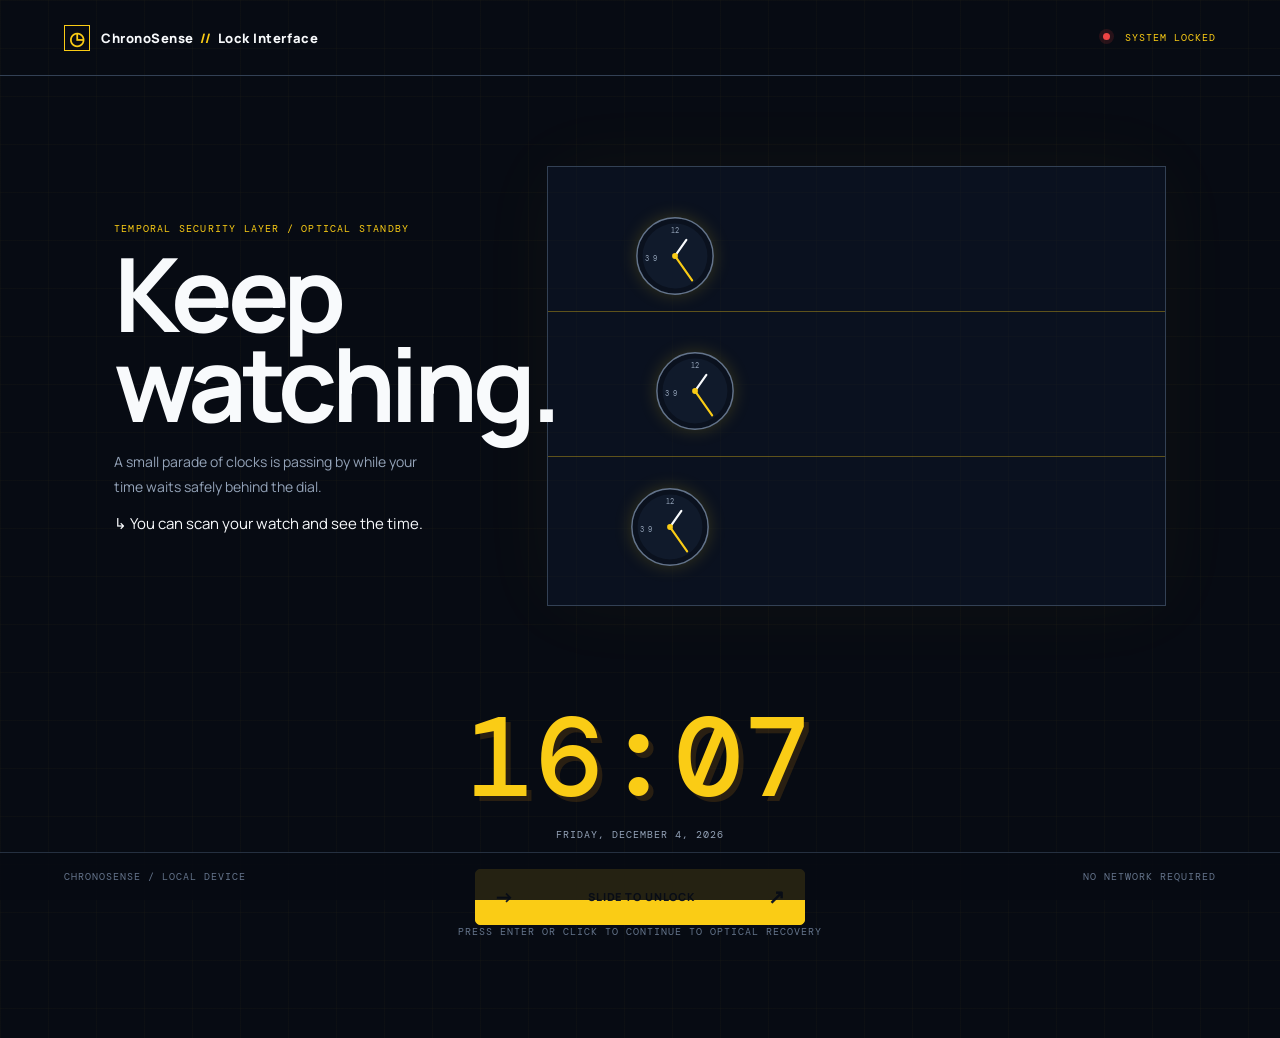
<file: index.html>
<!doctype html>
<html lang="en">
<head>
  <meta charset="UTF-8">
  <meta name="viewport" content="width=device-width, initial-scale=1.0">
  <meta name="theme-color" content="#090d16">
  <title>ChronoSense // Lock Screen</title>
  <link rel="stylesheet" href="styles.css">
  <link rel="stylesheet" href="lock.css">
</head>
<body class="lock-screen">
  <header class="lock-header">
    <a class="brand" href="index.html?unlocked=1" aria-label="Return to ChronoSense">
      <span class="brand-mark" aria-hidden="true">◷</span>
      <span>ChronoSense <span class="brand-slash">//</span> Lock Interface</span>
    </a>
    <span class="lock-status"><span class="live-dot"></span> SYSTEM LOCKED</span>
  </header>

  <main class="lock-main">
    <section class="lock-copy" aria-labelledby="lock-title">
      <p class="eyebrow">Temporal security layer / optical standby</p>
      <h1 id="lock-title">Keep watching.</h1>
      <p class="lock-message">A small parade of clocks is passing by while your time waits safely behind the dial.</p>
      <p class="scan-prompt"><span aria-hidden="true">↳</span> You can scan your watch and see the time.</p>
    </section>

    <section class="clock-wall" aria-label="Animated clocks">
      <div class="wall-line line-a"><div class="wall-clock clock-a"><span class="wall-hand wall-hour"></span><span class="wall-hand wall-minute"></span><span class="wall-pin"></span></div><div class="wall-clock clock-b"><span class="wall-hand wall-hour"></span><span class="wall-hand wall-minute"></span><span class="wall-pin"></span></div></div>
      <div class="wall-line line-b"><div class="wall-clock clock-c"><span class="wall-hand wall-hour"></span><span class="wall-hand wall-minute"></span><span class="wall-pin"></span></div><div class="wall-clock clock-d"><span class="wall-hand wall-hour"></span><span class="wall-hand wall-minute"></span><span class="wall-pin"></span></div></div>
      <div class="wall-line line-c"><div class="wall-clock clock-e"><span class="wall-hand wall-hour"></span><span class="wall-hand wall-minute"></span><span class="wall-pin"></span></div><div class="wall-clock clock-f"><span class="wall-hand wall-hour"></span><span class="wall-hand wall-minute"></span><span class="wall-pin"></span></div></div>
    </section>

    <section class="lock-panel" aria-label="Current time and unlock controls">
      <div class="current-time" id="current-time">00:00</div>
      <div class="current-date" id="current-date">Loading local time...</div>
      <button class="unlock-button" id="unlock-button" type="button"><span class="unlock-icon" aria-hidden="true">→</span><span>Slide to unlock</span><span class="unlock-arrow" aria-hidden="true">↗</span></button>
      <p class="lock-hint">Press Enter or click to continue to optical recovery</p>
    </section>
  </main>

  <footer class="lock-footer"><span>CHRONOSENSE / LOCAL DEVICE</span><span>NO NETWORK REQUIRED</span></footer>
  <script src="lock.js"></script>
</body>
</html>
</file>
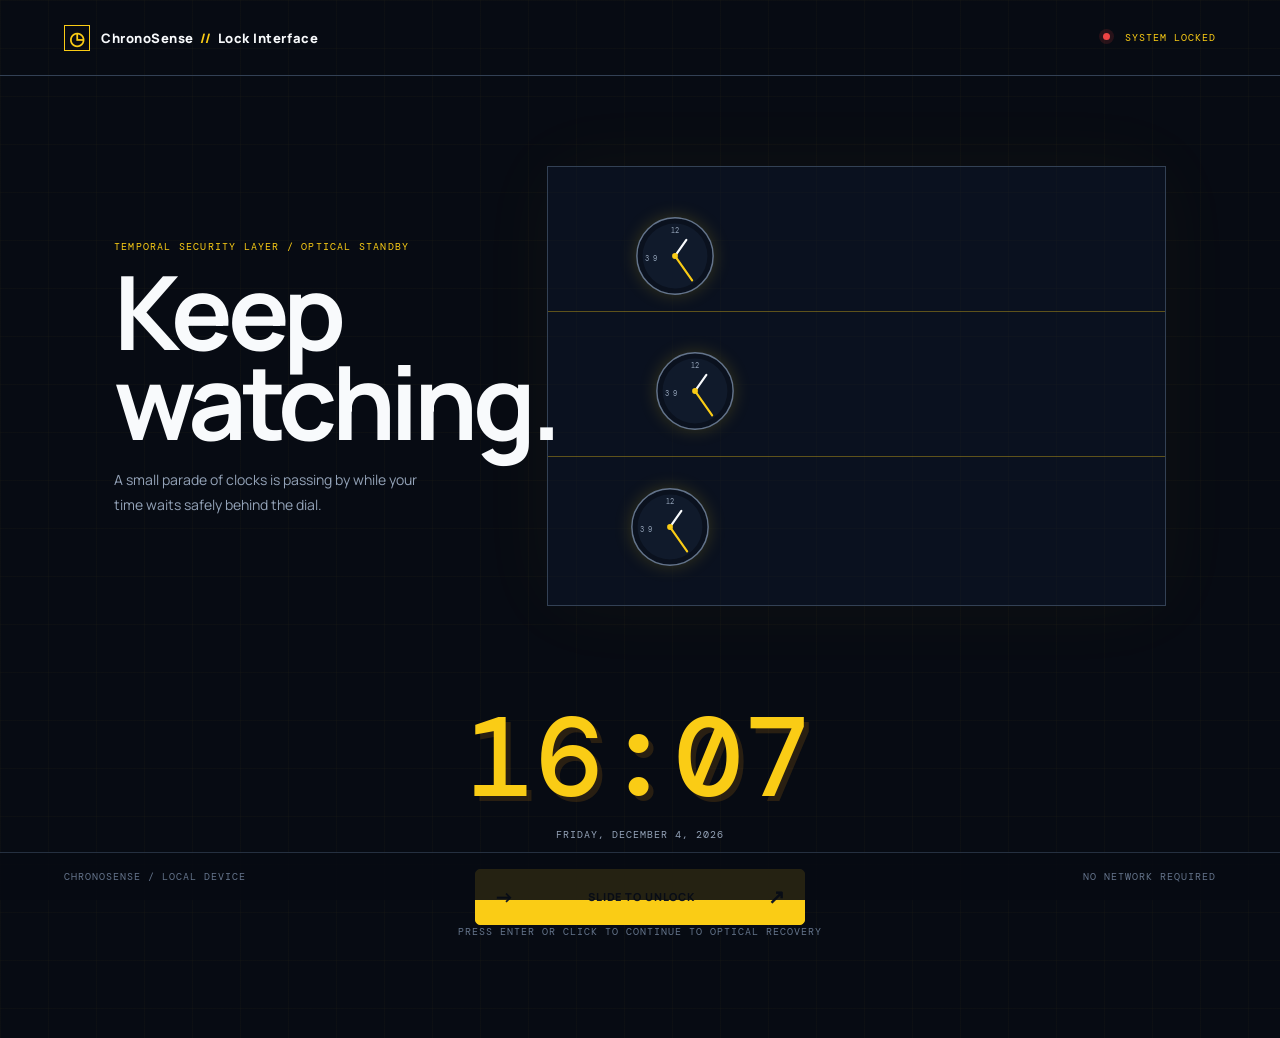
<file: lock.html>
<!doctype html>
<html lang="en">
<head>
  <meta charset="UTF-8">
  <meta name="viewport" content="width=device-width, initial-scale=1.0">
  <meta name="theme-color" content="#090d16">
  <title>ChronoSense // Lock Screen</title>
  <link rel="stylesheet" href="styles.css">
  <link rel="stylesheet" href="lock.css">
</head>
<body class="lock-screen">
  <header class="lock-header">
    <a class="brand" href="index.html" aria-label="Return to ChronoSense">
      <span class="brand-mark" aria-hidden="true">◷</span>
      <span>ChronoSense <span class="brand-slash">//</span> Lock Interface</span>
    </a>
    <span class="lock-status"><span class="live-dot"></span> SYSTEM LOCKED</span>
  </header>

  <main class="lock-main">
    <section class="lock-copy" aria-labelledby="lock-title">
      <p class="eyebrow">Temporal security layer / optical standby</p>
      <h1 id="lock-title">Keep watching.</h1>
      <p class="lock-message">A small parade of clocks is passing by while your time waits safely behind the dial.</p>
    </section>

    <section class="clock-wall" aria-label="Animated clocks">
      <div class="wall-line line-a"><div class="wall-clock clock-a"><span class="wall-hand wall-hour"></span><span class="wall-hand wall-minute"></span><span class="wall-pin"></span></div><div class="wall-clock clock-b"><span class="wall-hand wall-hour"></span><span class="wall-hand wall-minute"></span><span class="wall-pin"></span></div></div>
      <div class="wall-line line-b"><div class="wall-clock clock-c"><span class="wall-hand wall-hour"></span><span class="wall-hand wall-minute"></span><span class="wall-pin"></span></div><div class="wall-clock clock-d"><span class="wall-hand wall-hour"></span><span class="wall-hand wall-minute"></span><span class="wall-pin"></span></div></div>
      <div class="wall-line line-c"><div class="wall-clock clock-e"><span class="wall-hand wall-hour"></span><span class="wall-hand wall-minute"></span><span class="wall-pin"></span></div><div class="wall-clock clock-f"><span class="wall-hand wall-hour"></span><span class="wall-hand wall-minute"></span><span class="wall-pin"></span></div></div>
    </section>

    <section class="lock-panel" aria-label="Current time and unlock controls">
      <div class="current-time" id="current-time">00:00</div>
      <div class="current-date" id="current-date">Loading local time...</div>
      <button class="unlock-button" id="unlock-button" type="button"><span class="unlock-icon" aria-hidden="true">→</span><span>Slide to unlock</span><span class="unlock-arrow" aria-hidden="true">↗</span></button>
      <p class="lock-hint">Press Enter or click to continue to optical recovery</p>
    </section>
  </main>

  <footer class="lock-footer"><span>CHRONOSENSE / LOCAL DEVICE</span><span>NO NETWORK REQUIRED</span></footer>
  <script src="lock.js"></script>
</body>
</html>
</file>
<file: styles.css>
@import url('https://fonts.googleapis.com/css2?family=Bangers&family=DM+Mono:wght@400;500&family=Manrope:wght@400;500;600;700;800&display=swap');

:root {
  --ink: #f8fafc;
  --muted: #94a3b8;
  --subtle: #64748b;
  --line: #334155;
  --panel: #111c2f;
  --panel-soft: #162238;
  --page: #090d16;
  --black: #000;
  --amber: #facc15;
  --amber-deep: #f59e0b;
  --radius: 5px;
}

* { box-sizing: border-box; }
html { min-width: 320px; background: var(--page); }
body { margin: 0; color: var(--ink); background: var(--page); font-family: 'Manrope', sans-serif; font-size: 15px; }
button, input { font: inherit; }
button { cursor: pointer; }
button:focus-visible, .drop-zone:focus-visible { outline: 2px solid var(--amber); outline-offset: 3px; }
[hidden] { display: none !important; }
.sr-only { position: absolute; width: 1px; height: 1px; padding: 0; margin: -1px; overflow: hidden; clip: rect(0, 0, 0, 0); white-space: nowrap; border: 0; }

.site-header { min-height: 76px; padding: 0 clamp(20px, 5vw, 72px); display: flex; align-items: center; justify-content: space-between; border-bottom: 1px solid var(--line); gap: 24px; }
.brand { display: flex; align-items: center; gap: 11px; color: var(--ink); text-decoration: none; font-size: 13px; font-weight: 800; letter-spacing: .04em; white-space: nowrap; }
.brand-mark { display: grid; place-items: center; width: 26px; height: 26px; border: 1px solid var(--amber); color: var(--amber); font-size: 18px; }
.brand-slash { color: var(--amber); margin: 0 3px; }
.tabs { align-self: stretch; display: flex; gap: 27px; }
.tab { position: relative; padding: 4px 0 0; border: 0; background: transparent; color: var(--muted); font-size: 12px; font-weight: 700; }
.tab.is-active { color: var(--ink); }
.tab.is-active::after { content: ''; position: absolute; bottom: -1px; left: 0; right: 0; height: 2px; background: var(--amber); }
.history-count { display: inline-grid; place-items: center; min-width: 18px; height: 18px; margin-left: 4px; padding: 0 4px; border-radius: 99px; background: var(--amber); color: #111827; font-size: 10px; }

main { max-width: 1180px; margin: 0 auto; padding: clamp(52px, 8vw, 110px) clamp(20px, 5vw, 72px); }
.intro { max-width: 700px; margin-bottom: 52px; animation: rise .6s ease both; }
.eyebrow, .section-label { margin: 0 0 13px; color: var(--amber); font-family: 'DM Mono', monospace; font-size: 10px; letter-spacing: .12em; text-transform: uppercase; }
h1, h2, p { margin-top: 0; }
h1 { margin-bottom: 16px; font-size: clamp(38px, 6vw, 70px); line-height: .98; letter-spacing: -.05em; }
.intro-copy { max-width: 480px; margin: 0; color: var(--muted); font-size: 16px; line-height: 1.65; }
.workspace-grid { display: grid; grid-template-columns: minmax(0, 3fr) minmax(170px, 1fr); gap: clamp(28px, 6vw, 78px); align-items: start; }
.panel { border: 1px solid var(--line); background: var(--panel); border-radius: var(--radius); }
.upload-card { padding: clamp(22px, 4vw, 38px); animation: rise .65s .08s ease both; }
.panel-heading, .history-header { display: flex; justify-content: space-between; align-items: flex-start; gap: 16px; }
.panel-heading h2, .history-header h2 { margin: 0; font-size: 23px; letter-spacing: -.03em; }
.step-number { color: var(--subtle); font-family: 'DM Mono', monospace; font-size: 12px; }
.drop-zone { min-height: 275px; margin: 34px 0 10px; border: 1px dashed #60728c; background: rgba(15, 23, 42, .45); display: grid; place-items: center; transition: border-color .2s, background .2s; }
.drop-zone:hover, .drop-zone.is-dragging { border-color: var(--amber); background: rgba(250, 204, 21, .04); }
.drop-content { display: flex; flex-direction: column; align-items: center; gap: 8px; text-align: center; }
.upload-icon { display: grid; place-items: center; width: 42px; height: 42px; margin-bottom: 9px; border: 1px solid #64748b; color: var(--amber); font-size: 25px; }
.drop-content strong { font-size: 14px; }
.drop-content span { color: var(--muted); font-size: 13px; }
.drop-content small { margin-top: 12px; color: var(--subtle); font-family: 'DM Mono', monospace; font-size: 9px; }
.preview-content { width: 100%; padding: 15px; }
.preview-content img { display: block; width: 100%; max-height: 235px; object-fit: contain; background: #020617; }
.preview-meta { display: flex; justify-content: space-between; align-items: center; padding-top: 12px; color: var(--muted); font-family: 'DM Mono', monospace; font-size: 10px; }
.text-button { padding: 0; border: 0; background: transparent; color: var(--amber); font-size: 11px; }
.upload-status { min-height: 18px; margin: 0 0 18px; color: var(--subtle); font-family: 'DM Mono', monospace; font-size: 10px; }
.settings { border-top: 1px solid var(--line); margin-top: 18px; padding-top: 7px; }
.setting-row { display: flex; justify-content: space-between; align-items: center; gap: 20px; padding: 15px 0; border-bottom: 1px solid rgba(51, 65, 85, .65); }
.setting-row strong, .setting-row span { display: block; }
.setting-row strong { margin-bottom: 4px; font-size: 12px; }
.setting-row div span { color: var(--subtle); font-size: 11px; }
.switch { position: relative; flex: 0 0 auto; width: 38px; height: 21px; }
.switch input { opacity: 0; width: 0; height: 0; }
.slider { position: absolute; inset: 0; border-radius: 20px; background: #334155; transition: background .2s; }
.slider::before { content: ''; position: absolute; width: 15px; height: 15px; left: 3px; top: 3px; border-radius: 50%; background: #cbd5e1; transition: transform .2s, background .2s; }
.switch input:checked + .slider { background: var(--amber-deep); }
.switch input:checked + .slider::before { transform: translateX(17px); background: #fff; }
.primary-button, .secondary-button { min-height: 44px; border: 1px solid transparent; border-radius: var(--radius); padding: 0 18px; display: inline-flex; align-items: center; justify-content: center; gap: 12px; font-size: 11px; font-weight: 800; letter-spacing: .04em; text-transform: uppercase; transition: transform .2s, background .2s, opacity .2s; }
.primary-button { width: 100%; margin-top: 24px; background: var(--amber); color: #111827; }
.primary-button:hover:not(:disabled), .secondary-button:hover { transform: translateY(-2px); }
.primary-button:disabled { cursor: not-allowed; opacity: .38; }
.secondary-button { border-color: var(--line); background: transparent; color: var(--ink); }
.aside-note { max-width: 220px; padding-top: 2px; color: var(--muted); animation: rise .65s .16s ease both; }
.aside-rule { display: block; width: 34px; height: 2px; margin-bottom: 25px; background: var(--amber); }
.aside-note > p:not(.section-label) { line-height: 1.7; font-size: 13px; }
.aside-stat { display: flex; justify-content: space-between; gap: 12px; padding: 14px 0; border-top: 1px solid var(--line); font-family: 'DM Mono', monospace; font-size: 9px; }
.aside-stat strong { color: var(--ink); font-weight: 400; text-align: right; }

.history-view { animation: rise .5s ease both; }
.history-header { margin-bottom: 37px; }
.history-header h1 { margin-bottom: 0; }
.history-header .secondary-button { margin-top: 0; }
.history-list { display: grid; gap: 10px; }
.history-item { display: grid; grid-template-columns: 78px 1fr auto; gap: 18px; align-items: center; padding: 12px; border: 1px solid var(--line); background: var(--panel); border-radius: var(--radius); }
.history-thumb { width: 78px; height: 64px; object-fit: cover; background: #020617; }
.history-result { margin: 0 0 7px; color: var(--amber); font-family: 'DM Mono', monospace; font-size: 12px; font-weight: 500; }
.history-time { margin: 0; color: var(--muted); font-size: 11px; }
.history-time strong { color: var(--ink); font-weight: 600; }
.delete-button { padding: 10px; border: 0; background: transparent; color: var(--subtle); font-size: 18px; }
.delete-button:hover { color: #f87171; }
.empty-state { padding: 80px 20px; border: 1px dashed var(--line); text-align: center; }
.empty-mark { color: var(--amber); font-family: 'DM Mono', monospace; font-size: 30px; }
.empty-state h2 { margin: 18px 0 7px; font-size: 22px; }
.empty-state p { margin-bottom: 23px; color: var(--muted); font-size: 13px; }

.reveal-overlay { position: fixed; z-index: 10; inset: 0; overflow: auto; background: #000; color: var(--ink); animation: overlay-in .3s ease both; }
.analysis-stage { min-height: 100vh; padding: clamp(28px, 6vw, 76px) 22px 44px; display: flex; flex-direction: column; align-items: center; justify-content: center; text-align: center; }
.stage-kicker { color: var(--subtle); font-family: 'DM Mono', monospace; font-size: 11px; letter-spacing: .1em; text-transform: uppercase; }
.scan-frame { position: relative; width: min(68vw, 430px); aspect-ratio: 1; margin: 34px 0 25px; overflow: hidden; border: 1px solid #155e75; border-radius: 50%; box-shadow: 0 0 50px rgba(6, 182, 212, .12); }
.scan-frame img { width: 100%; height: 100%; object-fit: cover; filter: grayscale(.3) contrast(1.12) brightness(.72); }
.scan-laser { position: absolute; left: -5%; right: -5%; top: 0; height: 3px; background: #67e8f9; box-shadow: 0 0 15px 5px rgba(34, 211, 238, .8); animation: scan 1.25s ease-in-out infinite alternate; }
.scan-status { min-height: 20px; margin: 0; color: #67e8f9; font-family: 'DM Mono', monospace; font-size: 12px; }
.scan-progress { width: min(430px, 80vw); height: 2px; margin-top: 18px; background: #164e63; }
.scan-progress span { display: block; width: 70%; height: 100%; background: #22d3ee; animation: progress 2.5s linear both; }
.stage-triumph { animation: triumph-in .45s ease both; }
.confidence-badge { margin: 26px 0 20px; padding: 9px 14px; border: 1px solid #365314; border-radius: 99px; color: #bef264; font-family: 'DM Mono', monospace; font-size: 11px; }
.digital-time { margin: 0; color: var(--amber); font-family: 'Bangers', Impact, sans-serif; font-size: clamp(52px, 12vw, 150px); font-weight: 400; line-height: .9; letter-spacing: .03em; text-shadow: 5px 6px 0 rgba(245, 158, 11, .18); }
.triumph-caption { margin-top: 24px; color: var(--subtle); font-family: 'DM Mono', monospace; font-size: 11px; }
.stage-roast { align-items: flex-start; text-align: left; animation: roast-in .25s ease both; }
.stage-roast .stage-kicker { width: 100%; }
.stamp { align-self: center; margin: 24px 0 18px; padding: 10px 16px; border: 3px solid #ef4444; color: #f87171; font-family: 'Bangers', Impact, sans-serif; font-size: clamp(22px, 5vw, 45px); letter-spacing: .05em; transform: rotate(-5deg); animation: stamp-in .18s ease both; }
.live-dot { display: inline-block; width: 7px; height: 7px; margin: 0 8px 1px 0; border-radius: 50%; background: #ef4444; box-shadow: 0 0 0 4px rgba(239, 68, 68, .14); }
.reveal-title { width: 100%; max-width: none; min-height: 1.05em; margin: 0 0 24px; color: var(--amber); font-family: 'Bangers', Impact, sans-serif; font-size: clamp(1.5rem, 7vw, 5.5rem); font-weight: 400; line-height: .98; letter-spacing: .025em; white-space: nowrap; text-shadow: 4px 5px 0 rgba(245, 158, 11, .18); }
.reveal-title .pop-in { display: inline-block; opacity: 0; animation: pop-in .3s cubic-bezier(.2, 1.5, .5, 1) forwards; white-space: pre; }
.reveal-stats { margin: 0 0 28px; color: #64748b; font-family: 'DM Mono', monospace; font-size: clamp(9px, 1.2vw, 12px); line-height: 1.7; }
.reveal-stats span { color: #334155; margin: 0 5px; }
.roast-card { max-width: 700px; padding: 19px 22px; border-left: 2px solid var(--amber-deep); background: #0b0b0b; }
.roast-card .section-label { margin-bottom: 9px; color: var(--subtle); }
.roast-card p:last-child { margin: 0; color: #cbd5e1; font-size: 13px; line-height: 1.7; }
.reveal-controls { width: 100%; display: flex; justify-content: space-between; gap: 14px; margin-top: auto; padding-top: 42px; }
.reveal-controls .primary-button { width: auto; margin: 0; }
.light-button { border-color: #334155; color: #cbd5e1; }
.amber-button { background: var(--amber); }
.toast { position: fixed; z-index: 20; right: 20px; bottom: 20px; max-width: 290px; padding: 12px 15px; border: 1px solid var(--line); background: #111827; color: var(--ink); font-size: 12px; opacity: 0; transform: translateY(8px); transition: opacity .2s, transform .2s; pointer-events: none; }
.toast.is-visible { opacity: 1; transform: translateY(0); }
@keyframes rise { from { opacity: 0; transform: translateY(13px); } to { opacity: 1; transform: translateY(0); } }
@keyframes overlay-in { from { opacity: 0; } to { opacity: 1; } }
@keyframes pop-in { from { opacity: 0; transform: scale(.2) rotate(-8deg); } to { opacity: 1; transform: scale(1) rotate(0); } }
@keyframes scan { from { top: 0; } to { top: calc(100% - 3px); } }
@keyframes progress { from { width: 0; } to { width: 100%; } }
@keyframes triumph-in { from { opacity: 0; transform: scale(.94); } to { opacity: 1; transform: scale(1); } }
@keyframes roast-in { from { opacity: 0; transform: translateX(8px); } to { opacity: 1; transform: translateX(0); } }
@keyframes stamp-in { from { opacity: 0; transform: scale(2) rotate(-5deg); } to { opacity: 1; transform: scale(1) rotate(-5deg); } }
@keyframes shake { 0%, 100% { transform: translate(0); } 25% { transform: translate(-8px, 3px); } 50% { transform: translate(7px, -2px); } 75% { transform: translate(-4px, 2px); } }
@media (max-width: 720px) { .site-header { min-height: 102px; align-items: flex-start; flex-direction: column; justify-content: center; gap: 15px; } .tabs { align-self: auto; gap: 20px; } main { padding-top: 47px; } .workspace-grid { grid-template-columns: 1fr; } .aside-note { max-width: none; } .reveal-controls { flex-direction: column-reverse; } .reveal-controls .primary-button, .reveal-controls .secondary-button { width: 100%; } .history-item { grid-template-columns: 58px 1fr auto; gap: 12px; } .history-thumb { width: 58px; height: 58px; } }
@media (prefers-reduced-motion: reduce) { *, *::before, *::after { animation-duration: .01ms !important; transition-duration: .01ms !important; } }
.reveal-overlay.is-shaking { animation: shake .32s ease both; }
</file>
<file: lock.css>
@import url('https://fonts.googleapis.com/css2?family=DM+Mono:wght@400;500&family=Manrope:wght@400;600;700;800&display=swap');

.lock-screen { min-height: 100vh; overflow-x: hidden; background: #070b13; background-image: linear-gradient(rgba(250, 204, 21, .025) 1px, transparent 1px), linear-gradient(90deg, rgba(250, 204, 21, .025) 1px, transparent 1px); background-size: 48px 48px; }
.lock-header { min-height: 76px; padding: 0 clamp(20px, 5vw, 72px); display: flex; align-items: center; justify-content: space-between; border-bottom: 1px solid #334155; }
.lock-status, .lock-footer, .current-date, .lock-hint { color: #64748b; font: 10px 'DM Mono', monospace; letter-spacing: .1em; text-transform: uppercase; }
.lock-status { color: #facc15; }
.lock-main { position: relative; min-height: calc(100vh - 123px); max-width: 1180px; margin: 0 auto; padding: clamp(42px, 7vw, 95px) clamp(20px, 5vw, 72px) 90px; display: grid; grid-template-columns: minmax(240px, .8fr) minmax(360px, 1.5fr); align-items: center; gap: clamp(30px, 8vw, 120px); }
.lock-copy { position: relative; z-index: 2; animation: lock-rise .7s ease both; }.lock-copy h1 { max-width: 400px; margin-bottom: 22px; color: #f8fafc; font-size: clamp(54px, 8vw, 108px); line-height: .88; }.lock-message { max-width: 340px; color: #94a3b8; font-size: 14px; line-height: 1.75; }
.clock-wall { position: relative; height: min(48vw, 440px); min-height: 320px; overflow: hidden; border: 1px solid #334155; background: rgba(17, 28, 47, .46); box-shadow: 0 0 80px rgba(250, 204, 21, .04); animation: lock-rise .8s .1s ease both; }
.clock-wall::before, .clock-wall::after { content: ''; position: absolute; z-index: 1; left: 0; right: 0; height: 1px; background: rgba(250, 204, 21, .35); }.clock-wall::before { top: 33%; }.clock-wall::after { top: 66%; }
.wall-line { position: absolute; z-index: 2; left: -180px; display: flex; gap: 125px; width: max-content; animation: wall-roll 15s linear infinite; }.line-a { top: 8%; animation-delay: -1s; }.line-b { top: 39%; animation-delay: -7s; }.line-c { top: 70%; animation-delay: -12s; }
.wall-clock { position: relative; width: 108px; height: 108px; flex: 0 0 auto; border: 2px solid #facc15; border-radius: 50%; background: #101a2b; box-shadow: inset 0 0 0 7px #0a111e, 0 0 25px rgba(250, 204, 21, .18); animation: dial-pulse 2s ease-in-out infinite alternate; }.wall-clock::before { content: '12'; position: absolute; top: 10px; left: 50%; color: #94a3b8; font: 10px 'DM Mono', monospace; transform: translateX(-50%); }.wall-clock::after { content: '3      9'; position: absolute; top: 47%; left: 10px; right: 10px; display: flex; justify-content: space-between; color: #94a3b8; font: 10px 'DM Mono', monospace; }.wall-pin { position: absolute; z-index: 4; top: 50%; left: 50%; width: 8px; height: 8px; border-radius: 50%; background: #facc15; transform: translate(-50%, -50%); }.wall-hand { position: absolute; z-index: 3; bottom: 50%; left: 50%; width: 3px; border-radius: 3px; background: #f8fafc; transform-origin: 50% 100%; }.wall-hour { height: 29px; transform: translateX(-50%) rotate(35deg); }.wall-minute { height: 43px; background: #facc15; transform: translateX(-50%) rotate(145deg); }
.clock-b, .clock-d, .clock-f { border-color: #64748b; transform: scale(.72); }.clock-b { margin-left: 20px; }.clock-d { margin-left: 40px; }.clock-f { margin-left: 15px; }
.lock-panel { grid-column: 1 / -1; display: flex; flex-direction: column; align-items: center; text-align: center; animation: lock-rise .8s .2s ease both; }.current-time { color: #facc15; font: 500 clamp(52px, 9vw, 112px)/.9 'DM Mono', monospace; letter-spacing: .02em; text-shadow: 5px 5px 0 rgba(245, 158, 11, .14); }.current-date { margin: 19px 0 28px; color: #94a3b8; }.unlock-button { min-width: min(330px, 86vw); min-height: 56px; border: 1px solid #facc15; border-radius: 5px; padding: 0 18px; display: flex; align-items: center; justify-content: space-between; gap: 16px; background: #facc15; color: #111827; font-size: 11px; font-weight: 800; letter-spacing: .08em; text-transform: uppercase; transition: transform .2s, background .2s; }.unlock-button:hover, .unlock-button:focus-visible { background: #fde047; transform: translateY(-3px); }.unlock-icon, .unlock-arrow { font-size: 20px; }.unlock-hint { margin-top: 15px; font-size: 9px; letter-spacing: .05em; text-transform: none; }
.lock-footer { position: fixed; bottom: 0; left: 0; right: 0; padding: 17px clamp(20px, 5vw, 72px); display: flex; justify-content: space-between; border-top: 1px solid rgba(51, 65, 85, .7); background: rgba(7, 11, 19, .88); }
@keyframes wall-roll { from { transform: translateX(-180px); } to { transform: translateX(calc(100vw + 180px)); } } @keyframes dial-pulse { from { box-shadow: inset 0 0 0 7px #0a111e, 0 0 15px rgba(250, 204, 21, .1); } to { box-shadow: inset 0 0 0 7px #0a111e, 0 0 32px rgba(250, 204, 21, .3); } } @keyframes lock-rise { from { opacity: 0; transform: translateY(18px); } to { opacity: 1; transform: translateY(0); } }
@media (max-width: 720px) { .lock-header { min-height: 92px; align-items: flex-start; flex-direction: column; justify-content: center; gap: 12px; }.lock-main { min-height: calc(100vh - 139px); display: flex; flex-direction: column; align-items: stretch; padding-top: 44px; gap: 35px; }.lock-copy h1 { font-size: clamp(52px, 17vw, 85px); }.clock-wall { height: 270px; min-height: 270px; }.lock-panel { order: 3; }.current-time { font-size: clamp(45px, 14vw, 70px); }.lock-footer { font-size: 8px; }.lock-footer span:last-child { display: none; } }
@media (prefers-reduced-motion: reduce) { .wall-line, .wall-clock, .lock-copy, .clock-wall, .lock-panel { animation: none; } }
</file>
